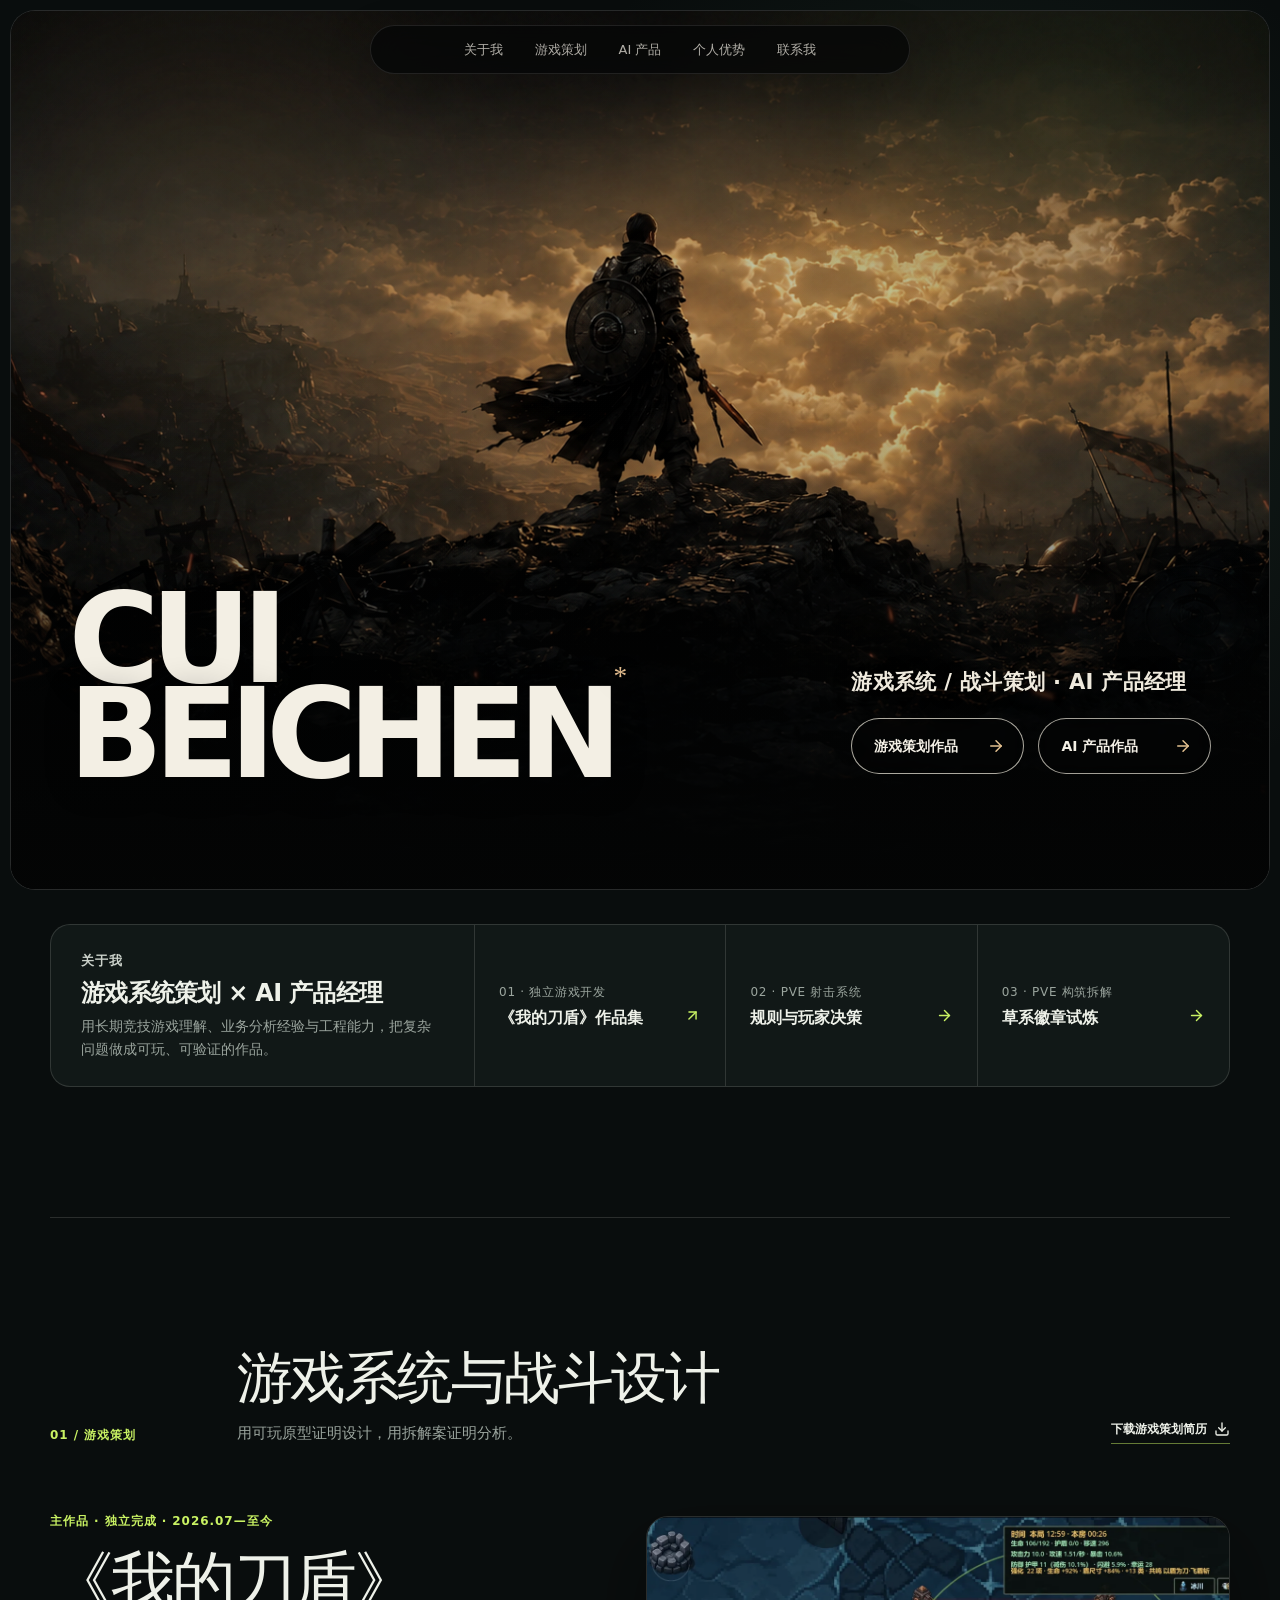
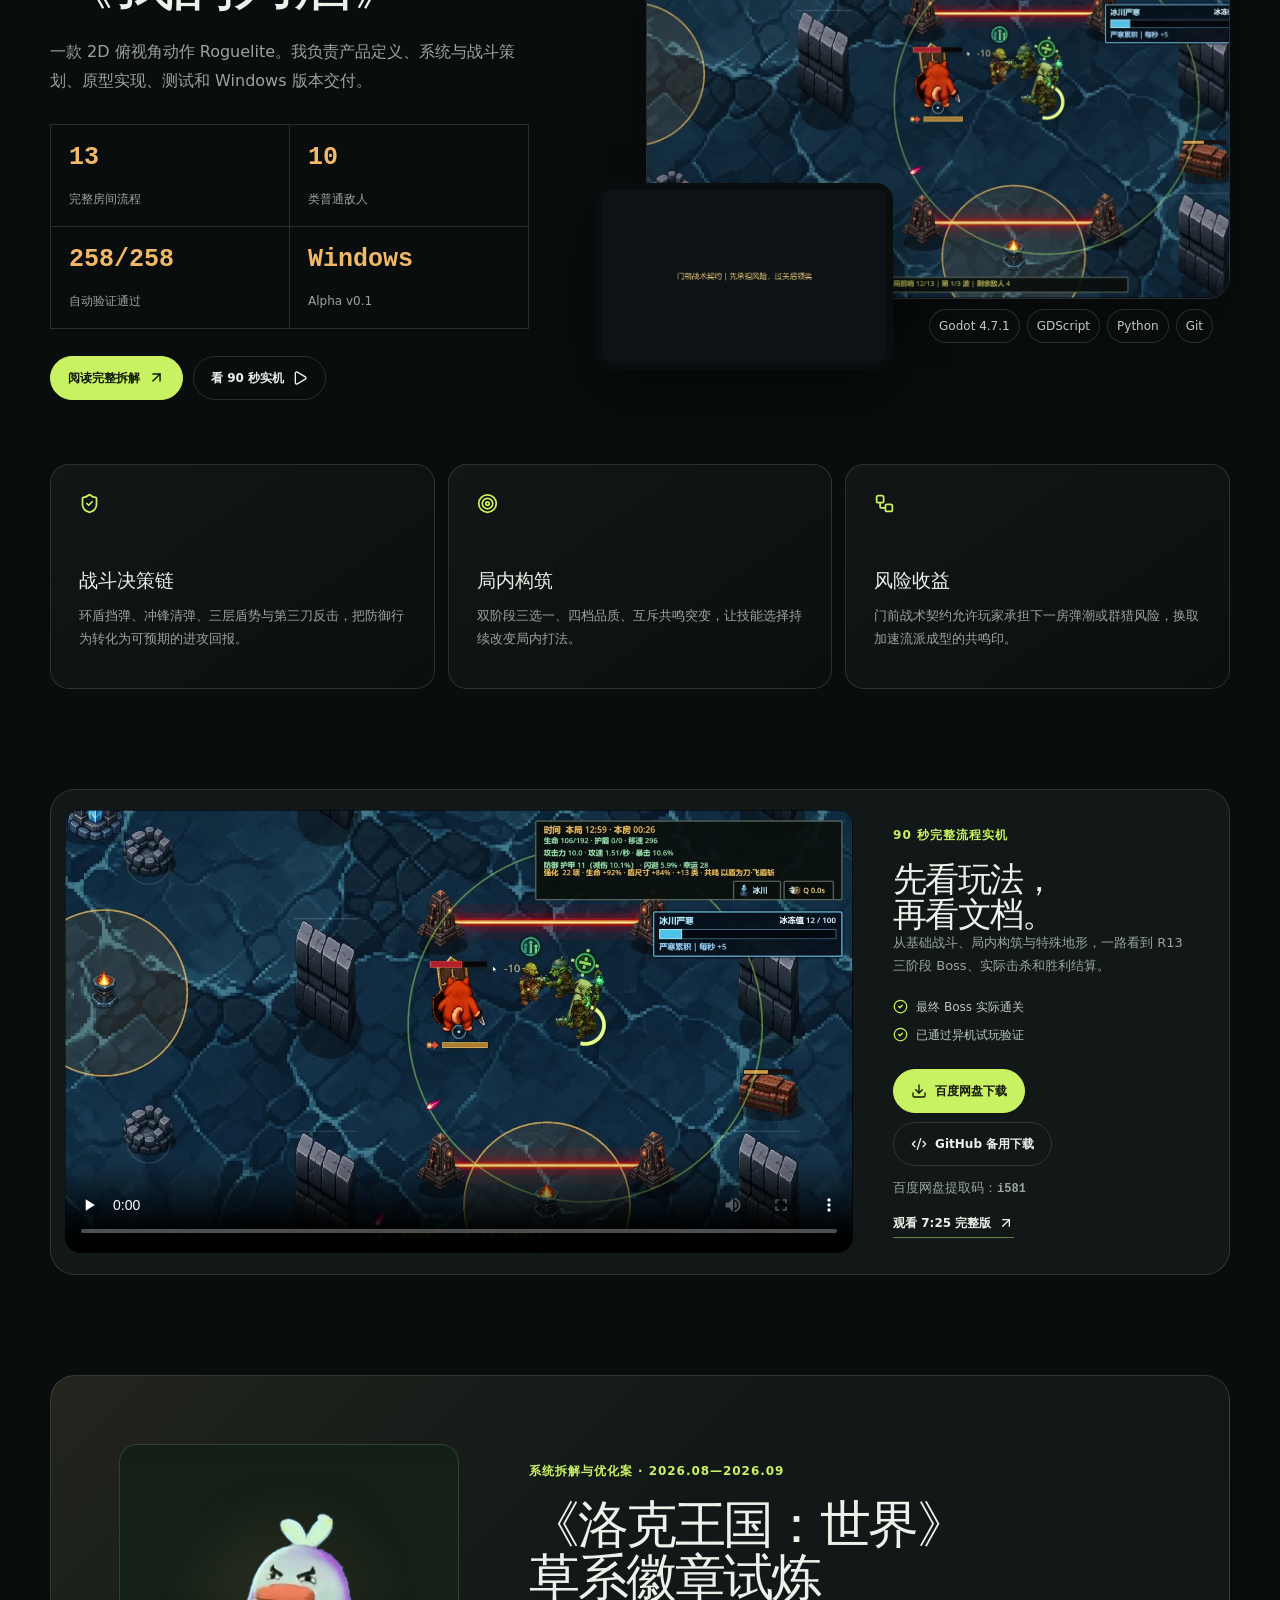
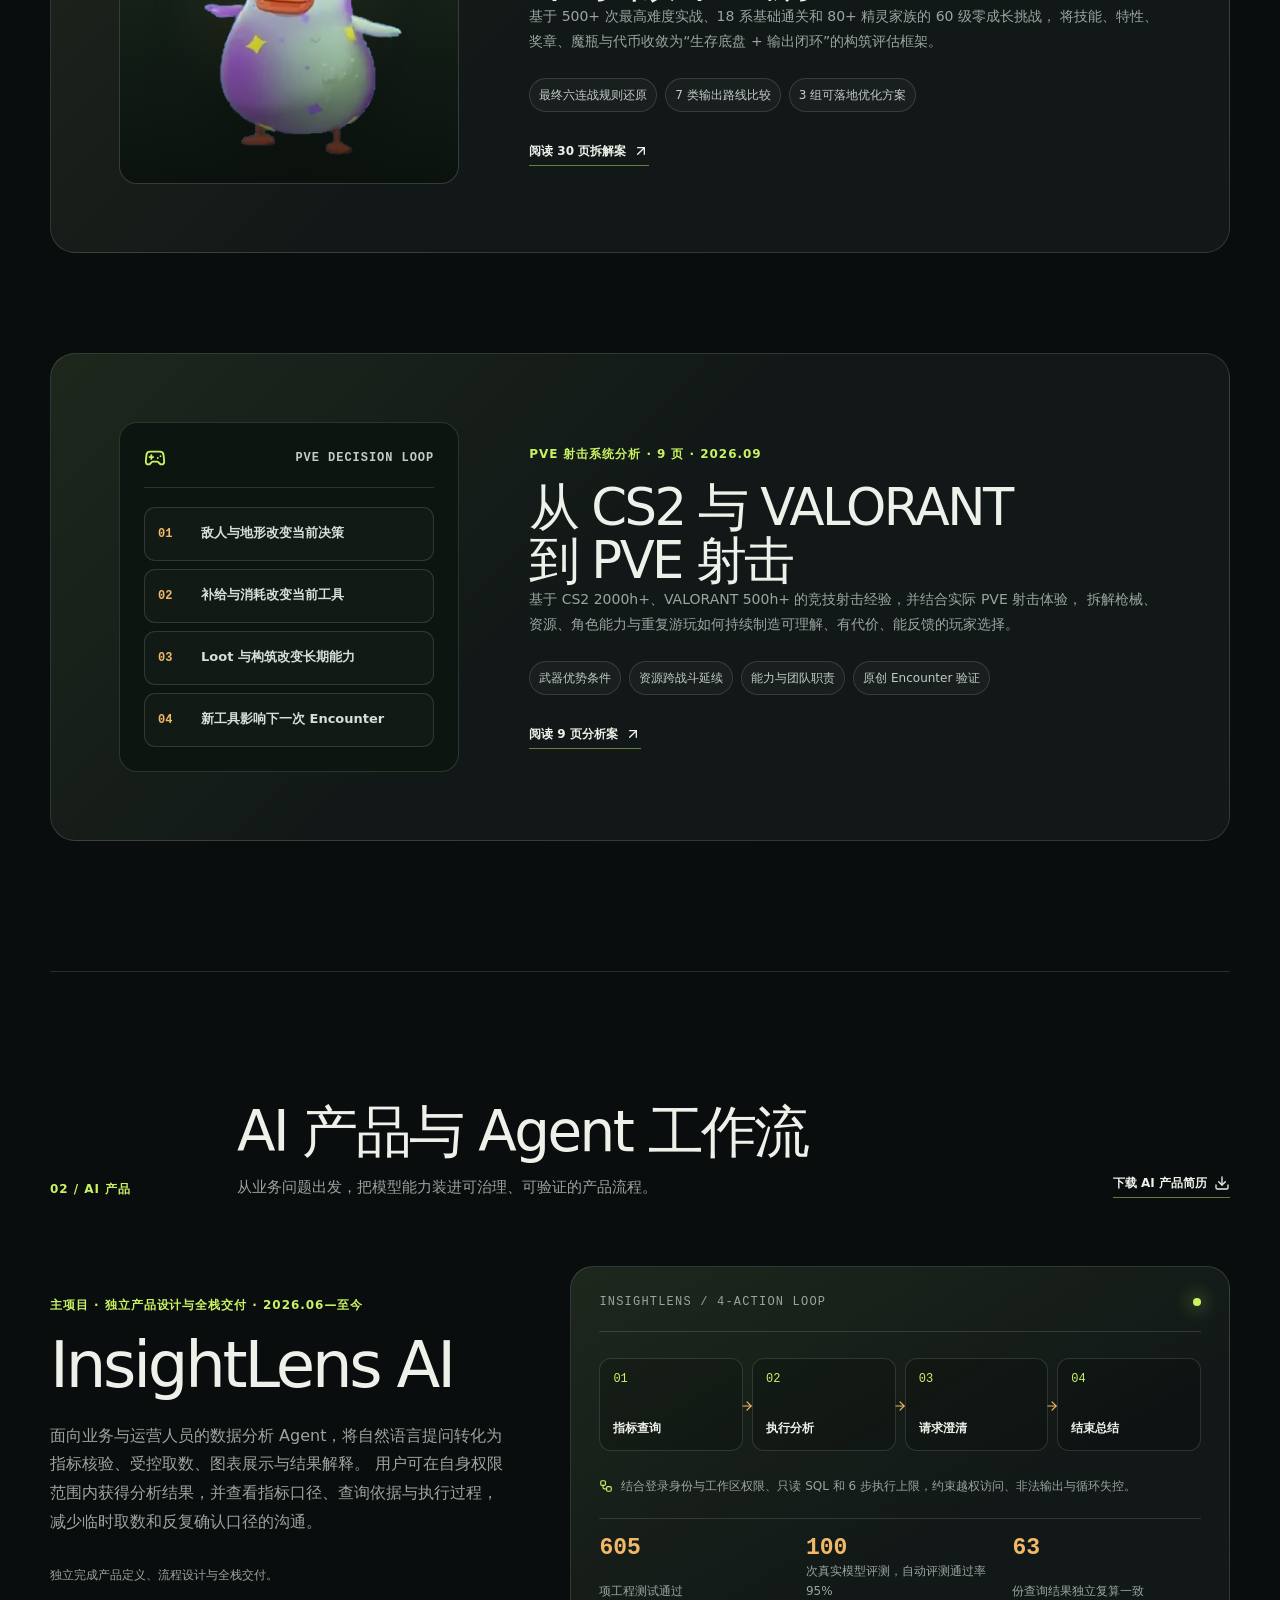
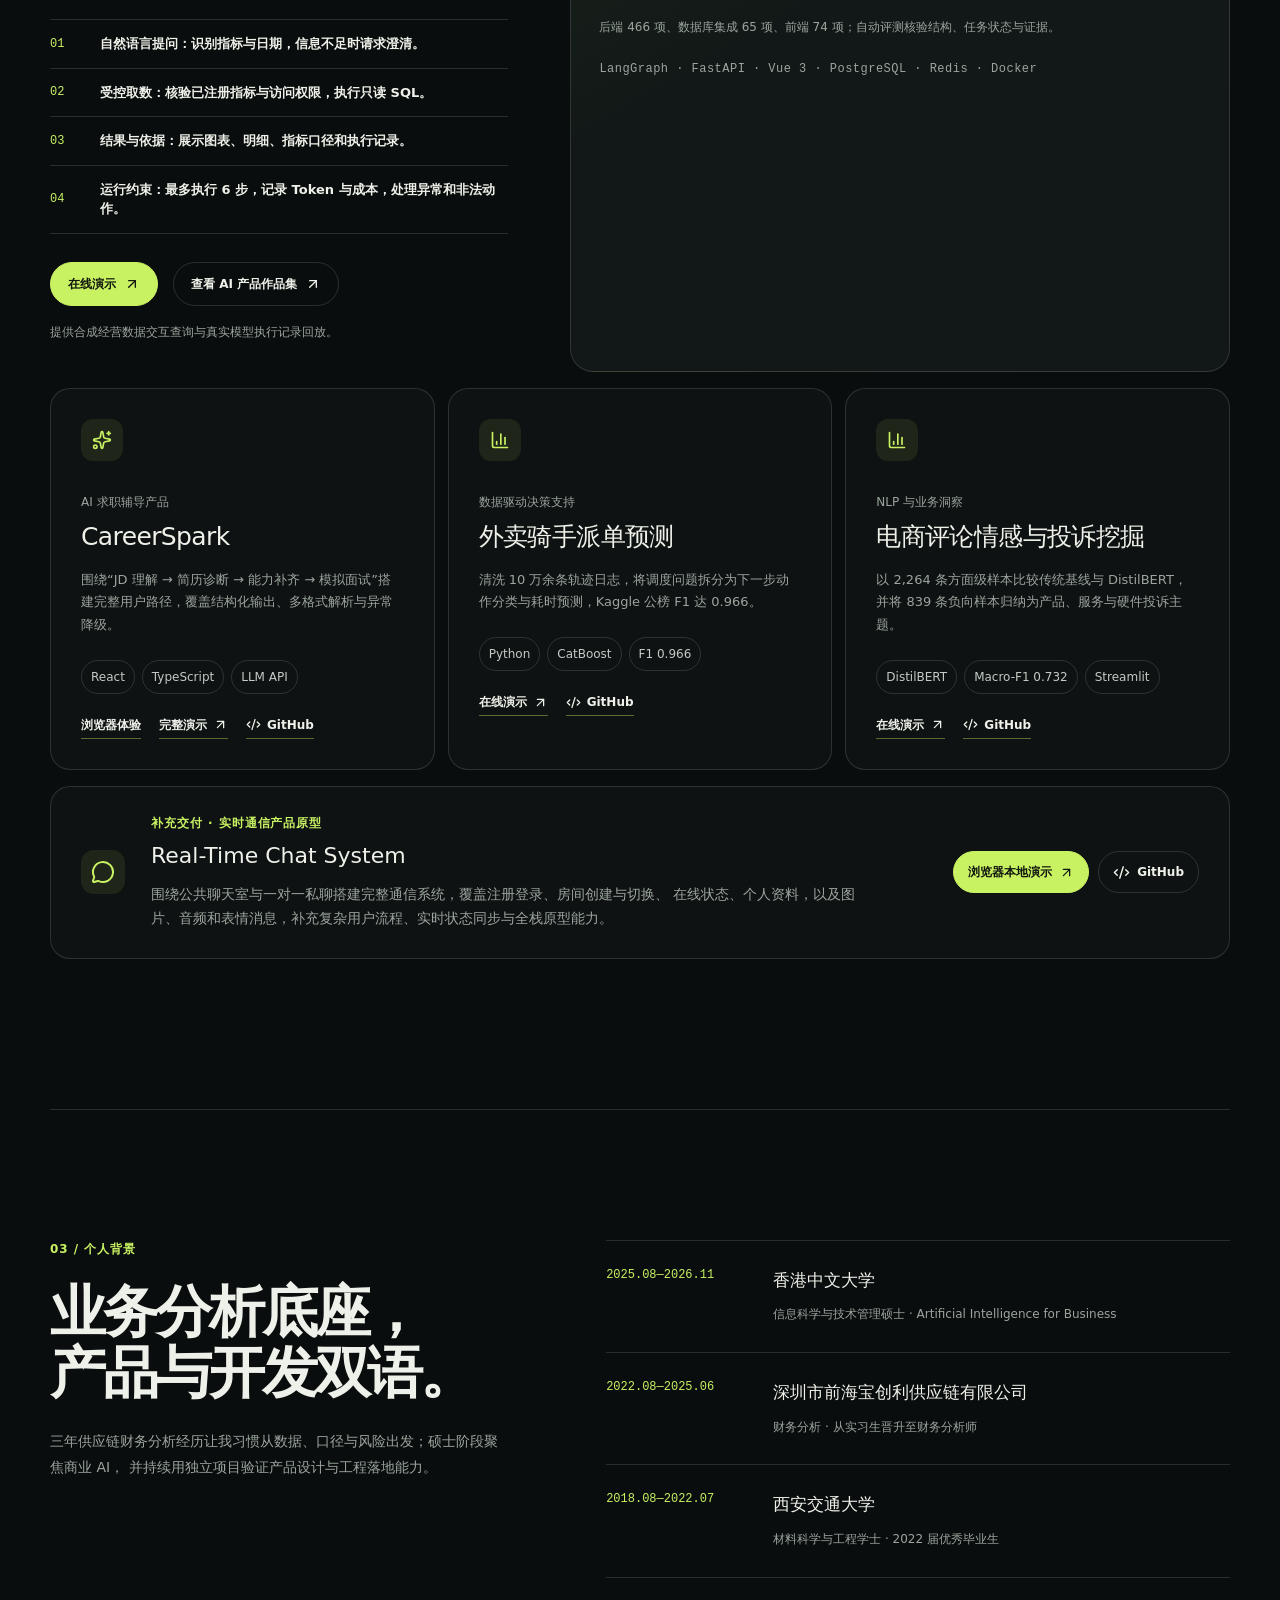
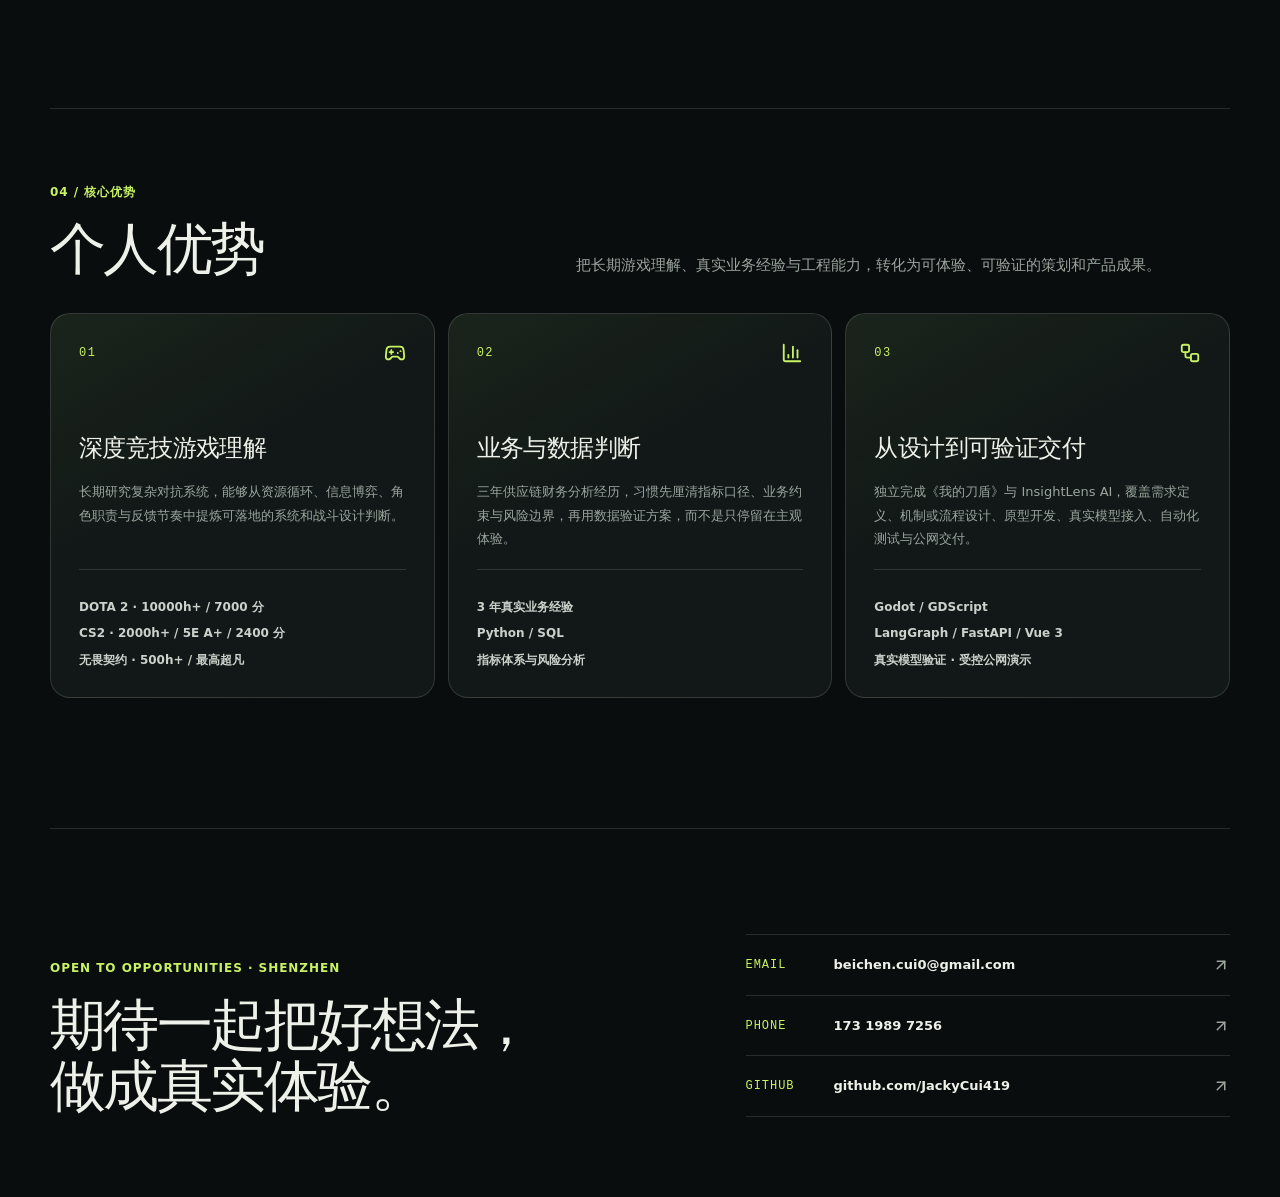
<file: index.html>
<!doctype html>
<html lang="zh-CN"><head><meta charset="utf-8"><meta name="viewport" content="width=device-width, initial-scale=1">
<title>崔北辰｜游戏策划与 AI 产品经理</title><meta name="description" content="崔北辰的游戏系统、战斗设计与 AI 产品作品集。">
<link rel="icon" href="./favicon.svg"><link rel="stylesheet" href="./site.css"></head><body><link rel="preload" as="image" href="./images/hero-cinematic-v2.png"/><link rel="preload" as="image" href="./images/combat.webp"/><link rel="preload" as="image" href="./images/build-choice.webp"/><main><header class="site-header"><nav aria-label="主导航"><a href="#about">关于我</a><a href="#game">游戏策划</a><a href="#ai">AI 产品</a><a href="#strengths">个人优势</a><a href="#contact">联系我</a></nav></header><section class="hero" id="top"><img class="hero-background" src="./images/hero-cinematic-v2.png" alt="" aria-hidden="true"/><div class="hero-overlay" aria-hidden="true"></div><div class="hero-noise" aria-hidden="true"></div><div class="hero-copy"><h1><span>CUI</span><span>BEICHEN<sup>*</sup></span></h1></div><div class="hero-intro"><p class="hero-role">游戏系统 / 战斗策划 · AI 产品经理</p><div class="track-actions" aria-label="选择作品阅读路径"><a class="track-card active" href="#game"><strong>游戏策划作品</strong><svg xmlns="http://www.w3.org/2000/svg" width="18" height="18" viewBox="0 0 24 24" fill="none" stroke="currentColor" stroke-width="2" stroke-linecap="round" stroke-linejoin="round" class="lucide lucide-arrow-right" aria-hidden="true"><path d="M5 12h14"></path><path d="m12 5 7 7-7 7"></path></svg></a><a class="track-card" href="#ai"><strong>AI 产品作品</strong><svg xmlns="http://www.w3.org/2000/svg" width="18" height="18" viewBox="0 0 24 24" fill="none" stroke="currentColor" stroke-width="2" stroke-linecap="round" stroke-linejoin="round" class="lucide lucide-arrow-right" aria-hidden="true"><path d="M5 12h14"></path><path d="m12 5 7 7-7 7"></path></svg></a></div></div></section><section class="quick-entry" aria-label="个人简介与作品入口"><div class="quick-copy"><span>关于我</span><strong>游戏系统策划 × AI 产品经理</strong><p>用长期竞技游戏理解、业务分析经验与工程能力，把复杂问题做成可玩、可验证的作品。</p></div><div class="quick-links"><a href="./downloads/my-blade-shield-case-study.pdf" target="_blank" rel="noreferrer"><small>01 · 独立游戏开发</small><strong>《我的刀盾》作品集</strong><svg xmlns="http://www.w3.org/2000/svg" width="17" height="17" viewBox="0 0 24 24" fill="none" stroke="currentColor" stroke-width="2" stroke-linecap="round" stroke-linejoin="round" class="lucide lucide-arrow-up-right" aria-hidden="true"><path d="M7 7h10v10"></path><path d="M7 17 17 7"></path></svg></a><a href="#pve-shooter-analysis"><small>02 · PVE 射击系统</small><strong>规则与玩家决策</strong><svg xmlns="http://www.w3.org/2000/svg" width="17" height="17" viewBox="0 0 24 24" fill="none" stroke="currentColor" stroke-width="2" stroke-linecap="round" stroke-linejoin="round" class="lucide lucide-arrow-right" aria-hidden="true"><path d="M5 12h14"></path><path d="m12 5 7 7-7 7"></path></svg></a><a href="#grass-trial"><small>03 · PVE 构筑拆解</small><strong>草系徽章试炼</strong><svg xmlns="http://www.w3.org/2000/svg" width="17" height="17" viewBox="0 0 24 24" fill="none" stroke="currentColor" stroke-width="2" stroke-linecap="round" stroke-linejoin="round" class="lucide lucide-arrow-right" aria-hidden="true"><path d="M5 12h14"></path><path d="m12 5 7 7-7 7"></path></svg></a></div></section><section class="section game-section" id="game"><div class="section-heading"><div class="section-index">01 / 游戏策划</div><div><h2>游戏系统与战斗设计</h2><p>用可玩原型证明设计，用拆解案证明分析。</p></div><a class="resume-link" href="./downloads/cuibeichen-game-planner-resume.pdf" download="">下载游戏策划简历 <svg xmlns="http://www.w3.org/2000/svg" width="16" height="16" viewBox="0 0 24 24" fill="none" stroke="currentColor" stroke-width="2" stroke-linecap="round" stroke-linejoin="round" class="lucide lucide-download" aria-hidden="true"><path d="M12 15V3"></path><path d="M21 15v4a2 2 0 0 1-2 2H5a2 2 0 0 1-2-2v-4"></path><path d="m7 10 5 5 5-5"></path></svg></a></div><article class="featured-project"><div class="project-copy"><p class="project-label">主作品 · 独立完成 · 2026.07—至今</p><h3>《我的刀盾》</h3><p class="project-lead">一款 2D 俯视角动作 Roguelite。我负责产品定义、系统与战斗策划、原型实现、测试和 Windows 版本交付。</p><div class="stats-grid"><div class="stat"><strong>13</strong><span>完整房间流程</span></div><div class="stat"><strong>10</strong><span>类普通敌人</span></div><div class="stat"><strong>258/258</strong><span>自动验证通过</span></div><div class="stat"><strong>Windows</strong><span>Alpha v0.1</span></div></div><div class="project-actions"><a class="button primary" href="./downloads/my-blade-shield-case-study.pdf" target="_blank" rel="noreferrer">阅读完整拆解 <svg xmlns="http://www.w3.org/2000/svg" width="17" height="17" viewBox="0 0 24 24" fill="none" stroke="currentColor" stroke-width="2" stroke-linecap="round" stroke-linejoin="round" class="lucide lucide-arrow-up-right" aria-hidden="true"><path d="M7 7h10v10"></path><path d="M7 17 17 7"></path></svg></a><a class="button ghost" href="#demo">看 90 秒实机 <svg xmlns="http://www.w3.org/2000/svg" width="16" height="16" viewBox="0 0 24 24" fill="none" stroke="currentColor" stroke-width="2" stroke-linecap="round" stroke-linejoin="round" class="lucide lucide-play" aria-hidden="true"><path d="M5 5a2 2 0 0 1 3.008-1.728l11.997 6.998a2 2 0 0 1 .003 3.458l-12 7A2 2 0 0 1 5 19z"></path></svg></a></div></div><div class="project-visual-stack"><img class="image-main" src="./images/combat.webp" alt="《我的刀盾》多人敌人战斗场景"/><img class="image-float" src="./images/build-choice.webp" alt="《我的刀盾》局内构筑选择界面"/><div class="stack-label"><span>Godot 4.7.1</span><span>GDScript</span><span>Python</span><span>Git</span></div></div></article><div class="system-grid"><article class="system-card"><svg xmlns="http://www.w3.org/2000/svg" width="21" height="21" viewBox="0 0 24 24" fill="none" stroke="currentColor" stroke-width="2" stroke-linecap="round" stroke-linejoin="round" class="lucide lucide-shield-check" aria-hidden="true"><path d="M20 13c0 5-3.5 7.5-7.66 8.95a1 1 0 0 1-.67-.01C7.5 20.5 4 18 4 13V6a1 1 0 0 1 1-1c2 0 4.5-1.2 6.24-2.72a1.17 1.17 0 0 1 1.52 0C14.51 3.81 17 5 19 5a1 1 0 0 1 1 1z"></path><path d="m9 12 2 2 4-4"></path></svg><h4>战斗决策链</h4><p>环盾挡弹、冲锋清弹、三层盾势与第三刀反击，把防御行为转化为可预期的进攻回报。</p></article><article class="system-card"><svg xmlns="http://www.w3.org/2000/svg" width="21" height="21" viewBox="0 0 24 24" fill="none" stroke="currentColor" stroke-width="2" stroke-linecap="round" stroke-linejoin="round" class="lucide lucide-target" aria-hidden="true"><circle cx="12" cy="12" r="10"></circle><circle cx="12" cy="12" r="6"></circle><circle cx="12" cy="12" r="2"></circle></svg><h4>局内构筑</h4><p>双阶段三选一、四档品质、互斥共鸣突变，让技能选择持续改变局内打法。</p></article><article class="system-card"><svg xmlns="http://www.w3.org/2000/svg" width="21" height="21" viewBox="0 0 24 24" fill="none" stroke="currentColor" stroke-width="2" stroke-linecap="round" stroke-linejoin="round" class="lucide lucide-workflow" aria-hidden="true"><rect width="8" height="8" x="3" y="3" rx="2"></rect><path d="M7 11v4a2 2 0 0 0 2 2h4"></path><rect width="8" height="8" x="13" y="13" rx="2"></rect></svg><h4>风险收益</h4><p>门前战术契约允许玩家承担下一房弹潮或群猎风险，换取加速流派成型的共鸣印。</p></article></div><article class="demo-shell" id="demo"><video src="./media/my-blade-shield-90s-demo.mp4" aria-label="《我的刀盾》90 秒完整流程实机演示" controls="" playsInline="" poster="./images/combat.webp" preload="none"><track kind="captions" label="游戏声音说明" src="./media/my-blade-shield-90s-demo.zh-CN.vtt" srcLang="zh-CN"/></video><div><p class="project-label">90 秒完整流程实机</p><h3>先看玩法，<br/>再看文档。</h3><p>从基础战斗、局内构筑与特殊地形，一路看到 R13 三阶段 Boss、实际击杀和胜利结算。</p><ul class="proof-list"><li><svg xmlns="http://www.w3.org/2000/svg" width="15" height="15" viewBox="0 0 24 24" fill="none" stroke="currentColor" stroke-width="2" stroke-linecap="round" stroke-linejoin="round" class="lucide lucide-circle-check" aria-hidden="true"><circle cx="12" cy="12" r="10"></circle><path d="m9 12 2 2 4-4"></path></svg>最终 Boss 实际通关</li><li><svg xmlns="http://www.w3.org/2000/svg" width="15" height="15" viewBox="0 0 24 24" fill="none" stroke="currentColor" stroke-width="2" stroke-linecap="round" stroke-linejoin="round" class="lucide lucide-circle-check" aria-hidden="true"><circle cx="12" cy="12" r="10"></circle><path d="m9 12 2 2 4-4"></path></svg>已通过异机试玩验证</li></ul><div class="demo-actions"><a class="button primary" href="https://pan.baidu.com/s/1ivBCp35RldkT8oBCRj7vMw?pwd=i581" target="_blank" rel="noreferrer"><svg xmlns="http://www.w3.org/2000/svg" width="16" height="16" viewBox="0 0 24 24" fill="none" stroke="currentColor" stroke-width="2" stroke-linecap="round" stroke-linejoin="round" class="lucide lucide-download" aria-hidden="true"><path d="M12 15V3"></path><path d="M21 15v4a2 2 0 0 1-2 2H5a2 2 0 0 1-2-2v-4"></path><path d="m7 10 5 5 5-5"></path></svg> 百度网盘下载</a><a class="button ghost" href="https://github.com/JackyCui419/my-blade-shield-demo/releases/tag/recruitment-demo-v0.0.1" target="_blank" rel="noreferrer"><svg xmlns="http://www.w3.org/2000/svg" width="16" height="16" viewBox="0 0 24 24" fill="none" stroke="currentColor" stroke-width="2" stroke-linecap="round" stroke-linejoin="round" class="lucide lucide-code-xml" aria-hidden="true"><path d="m18 16 4-4-4-4"></path><path d="m6 8-4 4 4 4"></path><path d="m14.5 4-5 16"></path></svg> GitHub 备用下载</a></div><p class="download-note">百度网盘提取码：<strong>i581</strong></p><a class="text-link demo-full-link" href="https://www.bilibili.com/video/BV1JwtZ6NE83/" target="_blank" rel="noreferrer">观看 7:25 完整版 <svg xmlns="http://www.w3.org/2000/svg" width="16" height="16" viewBox="0 0 24 24" fill="none" stroke="currentColor" stroke-width="2" stroke-linecap="round" stroke-linejoin="round" class="lucide lucide-arrow-up-right" aria-hidden="true"><path d="M7 7h10v10"></path><path d="M7 17 17 7"></path></svg></a></div></article><article class="analysis-project" id="grass-trial"><div class="analysis-visual"><img class="analysis-character" src="./images/duck-jiji-action.webp" alt="《洛克王国：世界》鸭吉吉动作展示" loading="lazy"/></div><div class="analysis-copy"><p class="project-label">系统拆解与优化案 · 2026.08—2026.09</p><h3>《洛克王国：世界》<br/>草系徽章试炼</h3><p>基于 500+ 次最高难度实战、18 系基础通关和 80+ 精灵家族的 60 级零成长挑战， 将技能、特性、奖章、魔瓶与代币收敛为“生存底盘 + 输出闭环”的构筑评估框架。</p><div class="analysis-points"><span>最终六连战规则还原</span><span>7 类输出路线比较</span><span>3 组可落地优化方案</span></div><a class="text-link" href="./downloads/grass-trial-system-analysis.pdf" target="_blank" rel="noreferrer">阅读 30 页拆解案 <svg xmlns="http://www.w3.org/2000/svg" width="16" height="16" viewBox="0 0 24 24" fill="none" stroke="currentColor" stroke-width="2" stroke-linecap="round" stroke-linejoin="round" class="lucide lucide-arrow-up-right" aria-hidden="true"><path d="M7 7h10v10"></path><path d="M7 17 17 7"></path></svg></a></div></article><article class="analysis-project shooter-analysis" id="pve-shooter-analysis"><div class="analysis-visual pve-system-map" aria-label="PVE 射击决策循环"><div class="pve-map-heading"><svg xmlns="http://www.w3.org/2000/svg" width="22" height="22" viewBox="0 0 24 24" fill="none" stroke="currentColor" stroke-width="2" stroke-linecap="round" stroke-linejoin="round" class="lucide lucide-gamepad2 lucide-gamepad-2" aria-hidden="true"><line x1="6" x2="10" y1="11" y2="11"></line><line x1="8" x2="8" y1="9" y2="13"></line><line x1="15" x2="15.01" y1="12" y2="12"></line><line x1="18" x2="18.01" y1="10" y2="10"></line><path d="M17.32 5H6.68a4 4 0 0 0-3.978 3.59c-.006.052-.01.101-.017.152C2.604 9.416 2 14.456 2 16a3 3 0 0 0 3 3c1 0 1.5-.5 2-1l1.414-1.414A2 2 0 0 1 9.828 16h4.344a2 2 0 0 1 1.414.586L17 18c.5.5 1 1 2 1a3 3 0 0 0 3-3c0-1.545-.604-6.584-.685-7.258-.007-.05-.011-.1-.017-.151A4 4 0 0 0 17.32 5z"></path></svg><span>PVE DECISION LOOP</span></div><ol><li><span>01</span><strong>敌人与地形改变当前决策</strong></li><li><span>02</span><strong>补给与消耗改变当前工具</strong></li><li><span>03</span><strong>Loot 与构筑改变长期能力</strong></li><li><span>04</span><strong>新工具影响下一次 Encounter</strong></li></ol></div><div class="analysis-copy"><p class="project-label">PVE 射击系统分析 · 9 页 · 2026.09</p><h3>从 CS2 与 VALORANT<br/>到 PVE 射击</h3><p>基于 CS2 2000h+、VALORANT 500h+ 的竞技射击经验，并结合实际 PVE 射击体验， 拆解枪械、资源、角色能力与重复游玩如何持续制造可理解、有代价、能反馈的玩家选择。</p><div class="analysis-points"><span>武器优势条件</span><span>资源跨战斗延续</span><span>能力与团队职责</span><span>原创 Encounter 验证</span></div><a class="text-link" href="./downloads/pve-shooter-system-analysis.pdf" target="_blank" rel="noreferrer">阅读 9 页分析案 <svg xmlns="http://www.w3.org/2000/svg" width="16" height="16" viewBox="0 0 24 24" fill="none" stroke="currentColor" stroke-width="2" stroke-linecap="round" stroke-linejoin="round" class="lucide lucide-arrow-up-right" aria-hidden="true"><path d="M7 7h10v10"></path><path d="M7 17 17 7"></path></svg></a></div></article></section><section class="section ai-section" id="ai"><div class="section-heading"><div class="section-index">02 / AI 产品</div><div><h2>AI 产品与 Agent 工作流</h2><p>从业务问题出发，把模型能力装进可治理、可验证的产品流程。</p></div><a class="resume-link" href="./downloads/cuibeichen-ai-product-manager-resume.pdf" download="">下载 AI 产品简历 <svg xmlns="http://www.w3.org/2000/svg" width="16" height="16" viewBox="0 0 24 24" fill="none" stroke="currentColor" stroke-width="2" stroke-linecap="round" stroke-linejoin="round" class="lucide lucide-download" aria-hidden="true"><path d="M12 15V3"></path><path d="M21 15v4a2 2 0 0 1-2 2H5a2 2 0 0 1-2-2v-4"></path><path d="m7 10 5 5 5-5"></path></svg></a></div><article class="ai-feature"><div class="ai-copy"><p class="project-label">主项目 · 独立产品设计与全栈交付 · 2026.06—至今</p><h3>InsightLens AI</h3><p class="project-lead">面向业务与运营人员的数据分析 Agent，将自然语言提问转化为指标核验、受控取数、图表展示与结果解释。 用户可在自身权限范围内获得分析结果，并查看指标口径、查询依据与执行过程，减少临时取数和反复确认口径的沟通。</p><p class="ai-demo-note">独立完成产品定义、流程设计与全栈交付。</p><div class="capability-list"><div><span>01</span><strong>自然语言提问：识别指标与日期，信息不足时请求澄清。</strong></div><div><span>02</span><strong>受控取数：核验已注册指标与访问权限，执行只读 SQL。</strong></div><div><span>03</span><strong>结果与依据：展示图表、明细、指标口径和执行记录。</strong></div><div><span>04</span><strong>运行约束：最多执行 6 步，记录 Token 与成本，处理异常和非法动作。</strong></div></div><div class="ai-actions"><a class="button primary" href="https://grassesports.site/" target="_blank" rel="noreferrer">在线演示 <svg xmlns="http://www.w3.org/2000/svg" width="16" height="16" viewBox="0 0 24 24" fill="none" stroke="currentColor" stroke-width="2" stroke-linecap="round" stroke-linejoin="round" class="lucide lucide-arrow-up-right" aria-hidden="true"><path d="M7 7h10v10"></path><path d="M7 17 17 7"></path></svg></a><a class="button ghost" href="./downloads/cuibeichen-ai-product-portfolio.pdf" target="_blank" rel="noreferrer">查看 AI 产品作品集 <svg xmlns="http://www.w3.org/2000/svg" width="16" height="16" viewBox="0 0 24 24" fill="none" stroke="currentColor" stroke-width="2" stroke-linecap="round" stroke-linejoin="round" class="lucide lucide-arrow-up-right" aria-hidden="true"><path d="M7 7h10v10"></path><path d="M7 17 17 7"></path></svg></a></div><p class="ai-demo-note">提供合成经营数据交互查询与真实模型执行记录回放。</p></div><div class="ai-diagram" aria-label="InsightLens AI 工作流示意"><div class="diagram-head"><span>INSIGHTLENS / 4-ACTION LOOP</span><i></i></div><div class="diagram-grid"><div class="diagram-node"><span>01</span><strong>指标查询</strong><svg xmlns="http://www.w3.org/2000/svg" width="14" height="14" viewBox="0 0 24 24" fill="none" stroke="currentColor" stroke-width="2" stroke-linecap="round" stroke-linejoin="round" class="lucide lucide-arrow-right" aria-hidden="true"><path d="M5 12h14"></path><path d="m12 5 7 7-7 7"></path></svg></div><div class="diagram-node"><span>02</span><strong>执行分析</strong><svg xmlns="http://www.w3.org/2000/svg" width="14" height="14" viewBox="0 0 24 24" fill="none" stroke="currentColor" stroke-width="2" stroke-linecap="round" stroke-linejoin="round" class="lucide lucide-arrow-right" aria-hidden="true"><path d="M5 12h14"></path><path d="m12 5 7 7-7 7"></path></svg></div><div class="diagram-node"><span>03</span><strong>请求澄清</strong><svg xmlns="http://www.w3.org/2000/svg" width="14" height="14" viewBox="0 0 24 24" fill="none" stroke="currentColor" stroke-width="2" stroke-linecap="round" stroke-linejoin="round" class="lucide lucide-arrow-right" aria-hidden="true"><path d="M5 12h14"></path><path d="m12 5 7 7-7 7"></path></svg></div><div class="diagram-node"><span>04</span><strong>结束总结</strong></div></div><p class="loop-note"><svg xmlns="http://www.w3.org/2000/svg" width="14" height="14" viewBox="0 0 24 24" fill="none" stroke="currentColor" stroke-width="2" stroke-linecap="round" stroke-linejoin="round" class="lucide lucide-workflow" aria-hidden="true"><rect width="8" height="8" x="3" y="3" rx="2"></rect><path d="M7 11v4a2 2 0 0 0 2 2h4"></path><rect width="8" height="8" x="13" y="13" rx="2"></rect></svg>结合登录身份与工作区权限、只读 SQL 和 6 步执行上限，约束越权访问、非法输出与循环失控。</p><div class="ai-stats"><div><strong>605</strong><span>项工程测试通过</span></div><div><strong>100</strong><span>次真实模型评测，自动评测通过率 95%</span></div><div><strong>63</strong><span>份查询结果独立复算一致</span></div></div><p class="ai-demo-note">后端 466 项、数据库集成 65 项、前端 74 项；自动评测核验结构、任务状态与证据。</p><p class="tech-line">LangGraph · FastAPI · Vue 3 · PostgreSQL · Redis · Docker</p></div></article><div class="secondary-projects"><article><span class="card-icon"><svg xmlns="http://www.w3.org/2000/svg" width="20" height="20" viewBox="0 0 24 24" fill="none" stroke="currentColor" stroke-width="2" stroke-linecap="round" stroke-linejoin="round" class="lucide lucide-sparkles" aria-hidden="true"><path d="M11.017 2.814a1 1 0 0 1 1.966 0l1.051 5.558a2 2 0 0 0 1.594 1.594l5.558 1.051a1 1 0 0 1 0 1.966l-5.558 1.051a2 2 0 0 0-1.594 1.594l-1.051 5.558a1 1 0 0 1-1.966 0l-1.051-5.558a2 2 0 0 0-1.594-1.594l-5.558-1.051a1 1 0 0 1 0-1.966l5.558-1.051a2 2 0 0 0 1.594-1.594z"></path><path d="M20 2v4"></path><path d="M22 4h-4"></path><circle cx="4" cy="20" r="2"></circle></svg></span><small>AI 求职辅导产品</small><h4>CareerSpark</h4><p>围绕“JD 理解 → 简历诊断 → 能力补齐 → 模拟面试”搭建完整用户路径，覆盖结构化输出、多格式解析与异常降级。</p><div class="tag-row"><span>React</span><span>TypeScript</span><span>LLM API</span></div><div class="card-links"><a href="./careerspark/">浏览器体验</a><a href="https://career-compass-ai-442.career-compass-ai-442-demo.workers.dev/" target="_blank" rel="noreferrer">完整演示 <svg xmlns="http://www.w3.org/2000/svg" width="15" height="15" viewBox="0 0 24 24" fill="none" stroke="currentColor" stroke-width="2" stroke-linecap="round" stroke-linejoin="round" class="lucide lucide-arrow-up-right" aria-hidden="true"><path d="M7 7h10v10"></path><path d="M7 17 17 7"></path></svg></a><a href="https://github.com/JackyCui419/career-compass-ai-442" target="_blank" rel="noreferrer"><svg xmlns="http://www.w3.org/2000/svg" width="15" height="15" viewBox="0 0 24 24" fill="none" stroke="currentColor" stroke-width="2" stroke-linecap="round" stroke-linejoin="round" class="lucide lucide-code-xml" aria-hidden="true"><path d="m18 16 4-4-4-4"></path><path d="m6 8-4 4 4 4"></path><path d="m14.5 4-5 16"></path></svg> GitHub</a></div></article><article><span class="card-icon"><svg xmlns="http://www.w3.org/2000/svg" width="20" height="20" viewBox="0 0 24 24" fill="none" stroke="currentColor" stroke-width="2" stroke-linecap="round" stroke-linejoin="round" class="lucide lucide-chart-column" aria-hidden="true"><path d="M3 3v16a2 2 0 0 0 2 2h16"></path><path d="M18 17V9"></path><path d="M13 17V5"></path><path d="M8 17v-3"></path></svg></span><small>数据驱动决策支持</small><h4>外卖骑手派单预测</h4><p>清洗 10 万余条轨迹日志，将调度问题拆分为下一步动作分类与耗时预测，Kaggle 公榜 F1 达 0.966。</p><div class="tag-row"><span>Python</span><span>CatBoost</span><span>F1 0.966</span></div><div class="card-links"><a href="https://delivery-dispatch-optimization-demo.streamlit.app/?embed=true" target="_blank" rel="noreferrer">在线演示 <svg xmlns="http://www.w3.org/2000/svg" width="15" height="15" viewBox="0 0 24 24" fill="none" stroke="currentColor" stroke-width="2" stroke-linecap="round" stroke-linejoin="round" class="lucide lucide-arrow-up-right" aria-hidden="true"><path d="M7 7h10v10"></path><path d="M7 17 17 7"></path></svg></a><a href="https://github.com/JackyCui419/delivery-dispatch-optimization" target="_blank" rel="noreferrer"><svg xmlns="http://www.w3.org/2000/svg" width="15" height="15" viewBox="0 0 24 24" fill="none" stroke="currentColor" stroke-width="2" stroke-linecap="round" stroke-linejoin="round" class="lucide lucide-code-xml" aria-hidden="true"><path d="m18 16 4-4-4-4"></path><path d="m6 8-4 4 4 4"></path><path d="m14.5 4-5 16"></path></svg> GitHub</a></div></article><article><span class="card-icon"><svg xmlns="http://www.w3.org/2000/svg" width="20" height="20" viewBox="0 0 24 24" fill="none" stroke="currentColor" stroke-width="2" stroke-linecap="round" stroke-linejoin="round" class="lucide lucide-chart-column" aria-hidden="true"><path d="M3 3v16a2 2 0 0 0 2 2h16"></path><path d="M18 17V9"></path><path d="M13 17V5"></path><path d="M8 17v-3"></path></svg></span><small>NLP 与业务洞察</small><h4>电商评论情感与投诉挖掘</h4><p>以 2,264 条方面级样本比较传统基线与 DistilBERT，并将 839 条负向样本归纳为产品、服务与硬件投诉主题。</p><div class="tag-row"><span>DistilBERT</span><span>Macro-F1 0.732</span><span>Streamlit</span></div><div class="card-links"><a href="https://ecommerce-review-sentiment-demo.streamlit.app/?embed=true" target="_blank" rel="noreferrer">在线演示 <svg xmlns="http://www.w3.org/2000/svg" width="15" height="15" viewBox="0 0 24 24" fill="none" stroke="currentColor" stroke-width="2" stroke-linecap="round" stroke-linejoin="round" class="lucide lucide-arrow-up-right" aria-hidden="true"><path d="M7 7h10v10"></path><path d="M7 17 17 7"></path></svg></a><a href="https://github.com/JackyCui419/ecommerce-review-sentiment-mining" target="_blank" rel="noreferrer"><svg xmlns="http://www.w3.org/2000/svg" width="15" height="15" viewBox="0 0 24 24" fill="none" stroke="currentColor" stroke-width="2" stroke-linecap="round" stroke-linejoin="round" class="lucide lucide-code-xml" aria-hidden="true"><path d="m18 16 4-4-4-4"></path><path d="m6 8-4 4 4 4"></path><path d="m14.5 4-5 16"></path></svg> GitHub</a></div></article></div><article class="public-build"><div class="public-build-mark"><svg xmlns="http://www.w3.org/2000/svg" width="24" height="24" viewBox="0 0 24 24" fill="none" stroke="currentColor" stroke-width="2" stroke-linecap="round" stroke-linejoin="round" class="lucide lucide-message-circle" aria-hidden="true"><path d="M2.992 16.342a2 2 0 0 1 .094 1.167l-1.065 3.29a1 1 0 0 0 1.236 1.168l3.413-.998a2 2 0 0 1 1.099.092 10 10 0 1 0-4.777-4.719"></path></svg></div><div><p class="project-label">补充交付 · 实时通信产品原型</p><h4>Real-Time Chat System</h4><p>围绕公共聊天室与一对一私聊搭建完整通信系统，覆盖注册登录、房间创建与切换、 在线状态、个人资料，以及图片、音频和表情消息，补充复杂用户流程、实时状态同步与全栈原型能力。</p></div><div class="public-build-actions"><a class="repo-link live" href="https://jackycui419.github.io/realtime-chat-system/" target="_blank" rel="noreferrer">浏览器本地演示 <svg xmlns="http://www.w3.org/2000/svg" width="15" height="15" viewBox="0 0 24 24" fill="none" stroke="currentColor" stroke-width="2" stroke-linecap="round" stroke-linejoin="round" class="lucide lucide-arrow-up-right" aria-hidden="true"><path d="M7 7h10v10"></path><path d="M7 17 17 7"></path></svg></a><a class="repo-link" href="https://github.com/JackyCui419/realtime-chat-system" target="_blank" rel="noreferrer"><svg xmlns="http://www.w3.org/2000/svg" width="17" height="17" viewBox="0 0 24 24" fill="none" stroke="currentColor" stroke-width="2" stroke-linecap="round" stroke-linejoin="round" class="lucide lucide-code-xml" aria-hidden="true"><path d="m18 16 4-4-4-4"></path><path d="m6 8-4 4 4 4"></path><path d="m14.5 4-5 16"></path></svg> GitHub</a></div></article></section><section class="section about-section" id="about"><div class="about-intro"><p class="section-index">03 / 个人背景</p><h2>业务分析底座，<br/>产品与开发双语。</h2><p>三年供应链财务分析经历让我习惯从数据、口径与风险出发；硕士阶段聚焦商业 AI， 并持续用独立项目验证产品设计与工程落地能力。</p></div><div class="timeline"><article><time>2025.08—2026.11</time><h4>香港中文大学</h4><p>信息科学与技术管理硕士 · Artificial Intelligence for Business</p></article><article><time>2022.08—2025.06</time><h4>深圳市前海宝创利供应链有限公司</h4><p>财务分析 · 从实习生晋升至财务分析师</p></article><article><time>2018.08—2022.07</time><h4>西安交通大学</h4><p>材料科学与工程学士 · 2022 届优秀毕业生</p></article></div></section><section class="strengths-section" id="strengths" aria-labelledby="strengths-title"><div class="strengths-heading"><div><p class="section-index">04 / 核心优势</p><h2 id="strengths-title">个人优势</h2></div><p>把长期游戏理解、真实业务经验与工程能力，转化为可体验、可验证的策划和产品成果。</p></div><div class="strengths-grid"><article><div class="strength-card-head"><span>01</span><svg xmlns="http://www.w3.org/2000/svg" width="22" height="22" viewBox="0 0 24 24" fill="none" stroke="currentColor" stroke-width="2" stroke-linecap="round" stroke-linejoin="round" class="lucide lucide-gamepad2 lucide-gamepad-2" aria-hidden="true"><line x1="6" x2="10" y1="11" y2="11"></line><line x1="8" x2="8" y1="9" y2="13"></line><line x1="15" x2="15.01" y1="12" y2="12"></line><line x1="18" x2="18.01" y1="10" y2="10"></line><path d="M17.32 5H6.68a4 4 0 0 0-3.978 3.59c-.006.052-.01.101-.017.152C2.604 9.416 2 14.456 2 16a3 3 0 0 0 3 3c1 0 1.5-.5 2-1l1.414-1.414A2 2 0 0 1 9.828 16h4.344a2 2 0 0 1 1.414.586L17 18c.5.5 1 1 2 1a3 3 0 0 0 3-3c0-1.545-.604-6.584-.685-7.258-.007-.05-.011-.1-.017-.151A4 4 0 0 0 17.32 5z"></path></svg></div><h3>深度竞技游戏理解</h3><p>长期研究复杂对抗系统，能够从资源循环、信息博弈、角色职责与反馈节奏中提炼可落地的系统和战斗设计判断。</p><div class="strength-evidence"><strong>DOTA 2 · 10000h+ / 7000 分</strong><strong>CS2 · 2000h+ / 5E A+ / 2400 分</strong><strong>无畏契约 · 500h+ / 最高超凡</strong></div></article><article><div class="strength-card-head"><span>02</span><svg xmlns="http://www.w3.org/2000/svg" width="22" height="22" viewBox="0 0 24 24" fill="none" stroke="currentColor" stroke-width="2" stroke-linecap="round" stroke-linejoin="round" class="lucide lucide-chart-column" aria-hidden="true"><path d="M3 3v16a2 2 0 0 0 2 2h16"></path><path d="M18 17V9"></path><path d="M13 17V5"></path><path d="M8 17v-3"></path></svg></div><h3>业务与数据判断</h3><p>三年供应链财务分析经历，习惯先厘清指标口径、业务约束与风险边界，再用数据验证方案，而不是只停留在主观体验。</p><div class="strength-evidence"><strong>3 年真实业务经验</strong><strong>Python / SQL</strong><strong>指标体系与风险分析</strong></div></article><article><div class="strength-card-head"><span>03</span><svg xmlns="http://www.w3.org/2000/svg" width="22" height="22" viewBox="0 0 24 24" fill="none" stroke="currentColor" stroke-width="2" stroke-linecap="round" stroke-linejoin="round" class="lucide lucide-workflow" aria-hidden="true"><rect width="8" height="8" x="3" y="3" rx="2"></rect><path d="M7 11v4a2 2 0 0 0 2 2h4"></path><rect width="8" height="8" x="13" y="13" rx="2"></rect></svg></div><h3>从设计到可验证交付</h3><p>独立完成《我的刀盾》与 InsightLens AI，覆盖需求定义、机制或流程设计、原型开发、真实模型接入、自动化测试与公网交付。</p><div class="strength-evidence"><strong>Godot / GDScript</strong><strong>LangGraph / FastAPI / Vue 3</strong><strong>真实模型验证 · 受控公网演示</strong></div></article></div></section><footer id="contact"><div><p class="project-label">OPEN TO OPPORTUNITIES · SHENZHEN</p><h2>期待一起把好想法，<br/>做成真实体验。</h2></div><div class="contact-links"><a href="mailto:beichen.cui0@gmail.com"><span>EMAIL</span><strong>beichen.cui0@gmail.com</strong><svg xmlns="http://www.w3.org/2000/svg" width="18" height="18" viewBox="0 0 24 24" fill="none" stroke="currentColor" stroke-width="2" stroke-linecap="round" stroke-linejoin="round" class="lucide lucide-arrow-up-right" aria-hidden="true"><path d="M7 7h10v10"></path><path d="M7 17 17 7"></path></svg></a><a href="tel:+8617319897256"><span>PHONE</span><strong>173 1989 7256</strong><svg xmlns="http://www.w3.org/2000/svg" width="18" height="18" viewBox="0 0 24 24" fill="none" stroke="currentColor" stroke-width="2" stroke-linecap="round" stroke-linejoin="round" class="lucide lucide-arrow-up-right" aria-hidden="true"><path d="M7 7h10v10"></path><path d="M7 17 17 7"></path></svg></a><a href="https://github.com/JackyCui419" target="_blank" rel="noreferrer"><span>GITHUB</span><strong>github.com/JackyCui419</strong><svg xmlns="http://www.w3.org/2000/svg" width="18" height="18" viewBox="0 0 24 24" fill="none" stroke="currentColor" stroke-width="2" stroke-linecap="round" stroke-linejoin="round" class="lucide lucide-arrow-up-right" aria-hidden="true"><path d="M7 7h10v10"></path><path d="M7 17 17 7"></path></svg></a></div></footer></main></body></html>
</file>
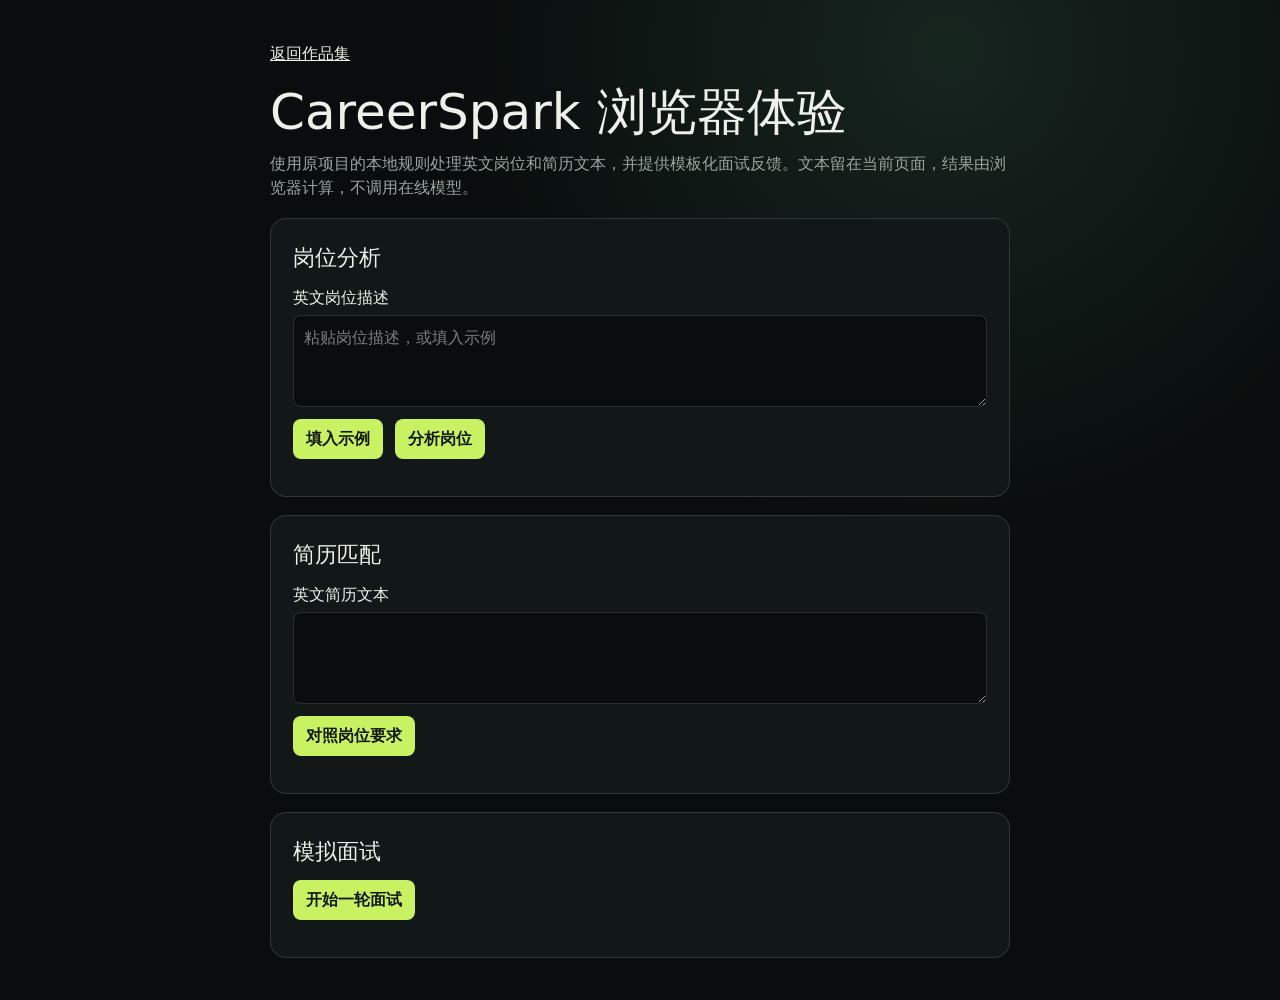
<file: careerspark/index.html>
<!doctype html>
<html lang="zh-CN">
<head>
  <meta charset="utf-8">
  <meta name="viewport" content="width=device-width, initial-scale=1">
  <title>CareerSpark｜浏览器体验</title>
  <link rel="stylesheet" href="../site.css">
  <style>
    main { width: min(740px, calc(100% - 36px)); margin: 42px auto; }
    h1 { font-size: clamp(32px, 7vw, 50px); line-height: 1.12; margin: 18px 0 12px; }
    h2 { font-size: 22px; margin: 0 0 12px; }
    p { margin: 8px 0; }
    .intro, .result { color: var(--muted); }
    section { padding: 22px; border: 1px solid var(--line); border-radius: 16px; margin-top: 18px; background: var(--panel); }
    textarea { display: block; width: 100%; min-height: 92px; resize: vertical; background: var(--paper); padding: 10px; border: 1px solid var(--line); border-radius: 8px; margin: 5px 0 12px; }
    button { background: var(--acid); color: #11170d; padding: 8px 13px; border-radius: 8px; font-weight: 700; cursor: pointer; margin-right: 7px; margin-bottom: 7px; }
    .result { white-space: pre-wrap; overflow-wrap: anywhere; margin-top: 8px; }
    a { text-decoration: underline; }
    :focus-visible { outline: 2px solid var(--acid); outline-offset: 3px; }
  </style>
  <script type="module" src="./demo.js"></script>
</head>
<body>
  <main>
    <a href="../#ai">返回作品集</a>
    <h1>CareerSpark 浏览器体验</h1>
    <p class="intro">使用原项目的本地规则处理英文岗位和简历文本，并提供模板化面试反馈。文本留在当前页面，结果由浏览器计算，不调用在线模型。</p>
    <section aria-labelledby="jd-heading">
      <h2 id="jd-heading">岗位分析</h2>
      <form id="jd-form">
        <label for="jd">英文岗位描述</label>
        <textarea id="jd" maxlength="10000" required placeholder="粘贴岗位描述，或填入示例"></textarea>
        <button type="button" id="example">填入示例</button>
        <button>分析岗位</button>
      </form>
      <p id="jd-result" class="result" aria-live="polite"></p>
    </section>
    <section aria-labelledby="resume-heading">
      <h2 id="resume-heading">简历匹配</h2>
      <form id="resume-form">
        <label for="resume">英文简历文本</label>
        <textarea id="resume" maxlength="12000" required></textarea>
        <button>对照岗位要求</button>
      </form>
      <p id="resume-result" class="result" aria-live="polite"></p>
    </section>
    <section aria-labelledby="interview-heading">
      <h2 id="interview-heading">模拟面试</h2>
      <button type="button" id="start">开始一轮面试</button>
      <p id="question" class="result" aria-live="polite"></p>
      <form id="answer-form" hidden>
        <label for="answer">你的回答</label>
        <textarea id="answer" maxlength="4000" required></textarea>
        <button>获取反馈与下一题</button>
      </form>
      <p id="feedback" class="result" aria-live="polite"></p>
    </section>
  </main>
</body>
</html>
</file>
